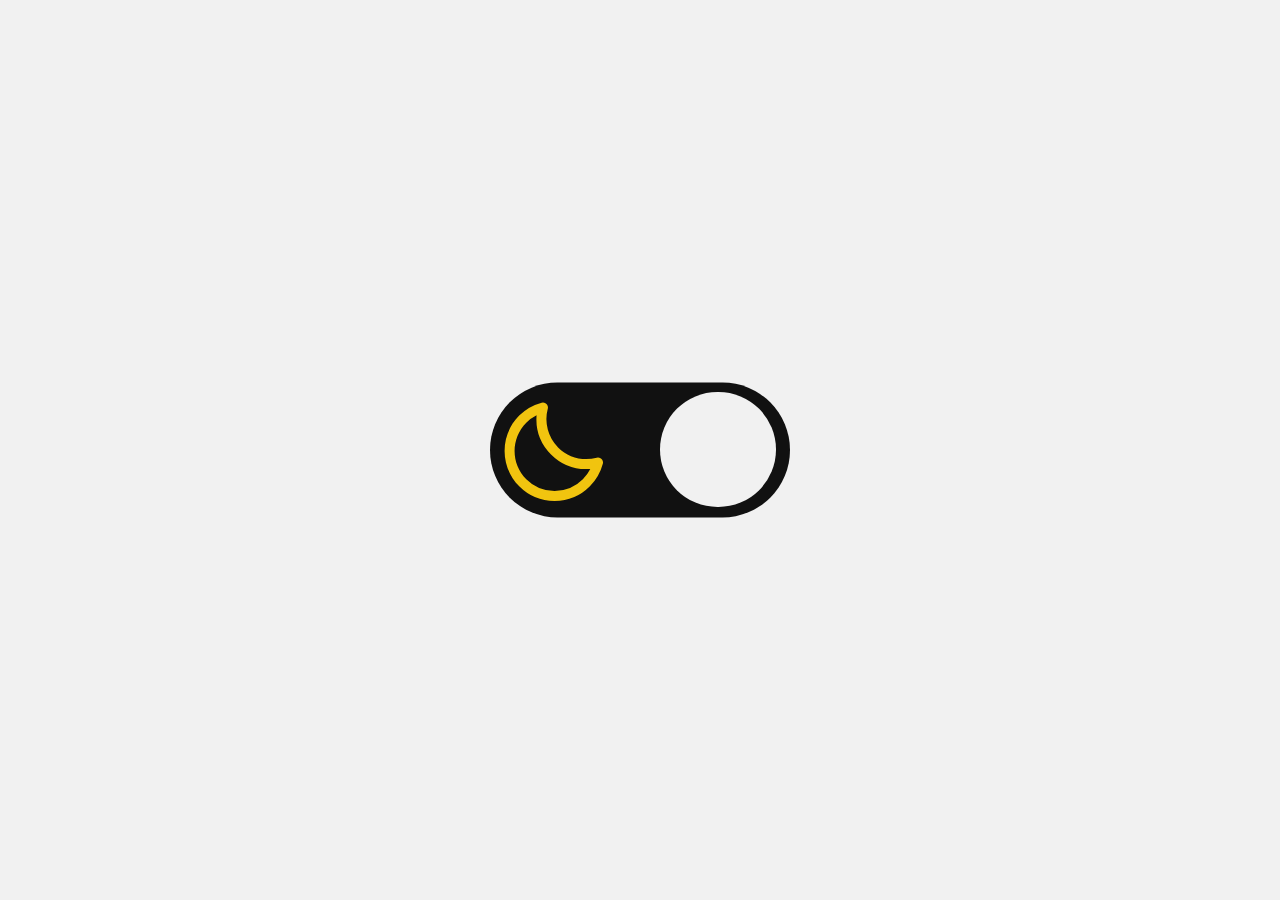
<file: desafio-themeswitcher/index.html>
<!DOCTYPE html>
<html lang="pt-br">
<head>
    <meta charset="UTF-8">
    <meta http-equiv="X-UA-Compatible" content="IE=edge">
    <meta name="viewport" content="width=device-width, initial-scale=1.0">
    <link rel="stylesheet" href="style.css">
    <link rel="shortcut icon" href="./favicon/favicon.ico" type="image/x-icon">
    <title>Desafio: Theme Switcher</title>
</head>
<body>
    <div id="centro">
        <img class="moon" src="./moon.svg" alt="lua">
        <img class="sun" src="./sun.svg" alt="sol">
        <p class="ball"></p>
    </did>
    <script src="script.js"></script>
</body>
</html>
</file>
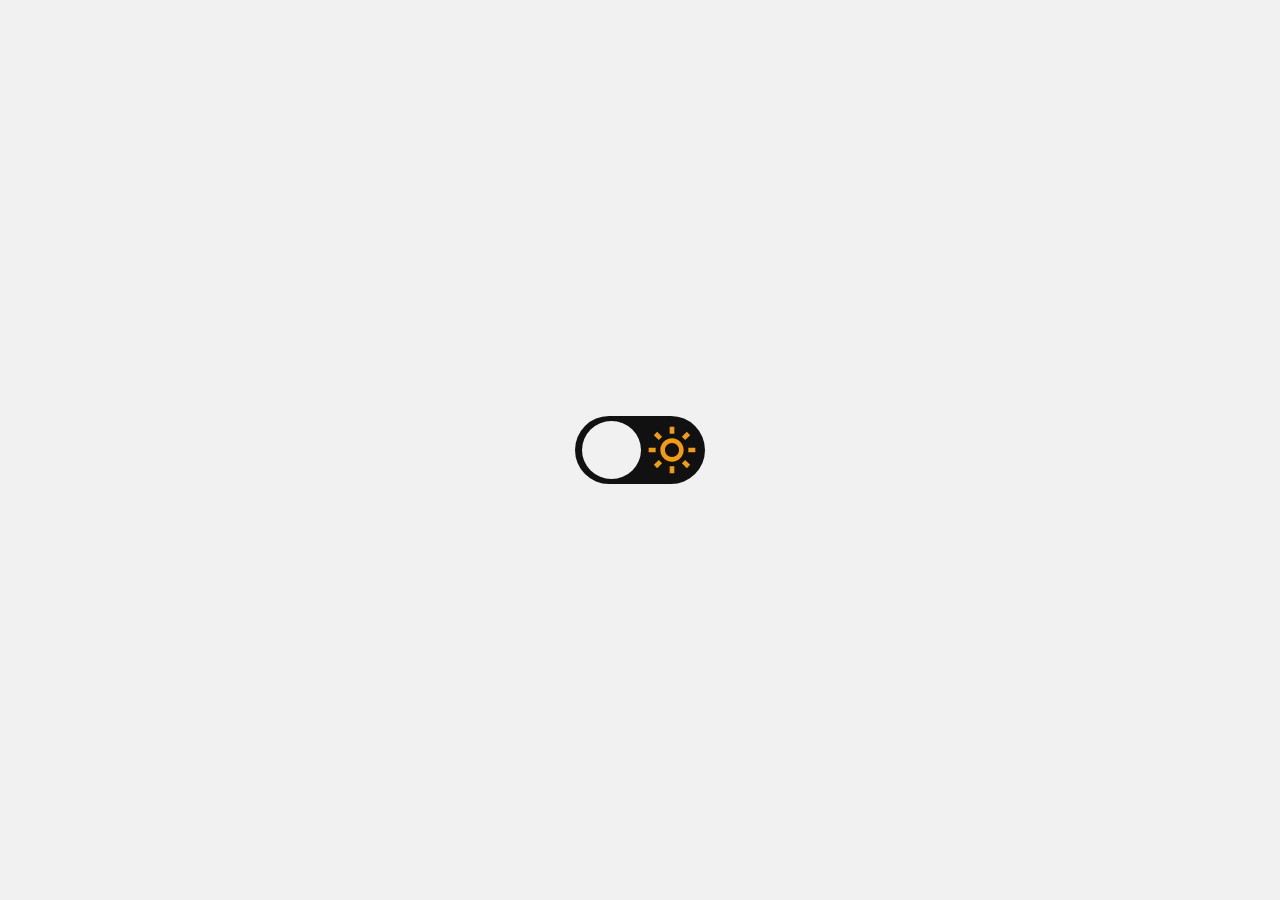
<file: desafio/index.html>
<!DOCTYPE html>
<html lang="pt-br">
<head>
    <meta charset="UTF-8">
    <meta http-equiv="X-UA-Compatible" content="IE=edge">
    <meta name="viewport" content="width=device-width, initial-scale=1.0">
    <link rel="shortcut icon" href="./favicon/favicon.ico" type="image/x-icon">
    <link rel="stylesheet" href="style.css">
    <title>Desafio-ThemesWitcher</title>
</head>
<body>
    <label class="container" for="chk">
        <input type="checkbox" class="checkbox" id="chk">
        <span class="ball"></span>
    <img class="moon" src="./moon.svg" alt="lua">
    <img class="sun" src="./sun.svg" alt="sol">
  </label>
  <script src="./script.js"></script>
</body>
</html>
</file>
<file: desafio-themeswitcher/style.css>
@charset "UTF-8";
:root {
	--dark: #292C35;
	--light: #F1F1F1;
	--label: #111;
}
 
body {
    background-color: var(--light);
}

#centro {
    background-color: var(--label);
    position: absolute;
    border-radius:  80px 80px 80px 80px;
    height: 135px;
    width: 300px;
    left: 50%;
    top: 50%;
    transform: translate(-50%, -50%);
}
.ball {
    background-color: var(--light);
    position: relative;
    border-radius: 80px 80px 80px 80px;
    height: 115px;
    width: 116px;
    left: 76%;
    top: 38%;
    transform: translate(-50%, -50%);
    cursor: pointer;
    transition-duration: .5s;

}

.moon {
    position: absolute;
    border-radius: 80px 80px 80px 80px;
    height: 120px;
    width: 120px;
    left: 21%;
    top: 52%;
    transform: translate(-50%, -50%);

}

.sun {
    position: absolute;
    border-radius: 80px 80px 80px 80px;
    height: 120px;
    width: 120px;
    left: 78%;
    top: 52%;
    transform: translate(-50%, -50%);
}
</file>
<file: desafio/style.css>
@charset "UTF-8";
:root {
    --dark: #292C35;
	--light: #F1F1F1;
	--label: #111;
}

* {
    margin: 0;
    padding: 0;
    border: 0;
    box-sizing: border-box;
}

body {
    background-color: var(--light);
    display: flex;
    align-items: center;
    justify-content: center;
}

body.dark {
    background-color: var(--dark);
}

.container {
    background-color: var(--label);
    position: absolute;
    border-radius: 50px;
    display: flex;
    align-items: center;
    height: 68px;
    width: 130px;
    left: 50%;
    top: 50%;
    transform: translate(-50%, -50%);
}
.container input {
    opacity: 0;
    position: absolute;
}

.ball {
    background-color: var(--light);
    position: absolute;
    border-radius:  50%;
    height: 58px;
    width: 59px;
    left: 5%;
    top: 8%;
    cursor: pointer;
    transition: .4s;
}

input:checked + .ball{
    transform: translateX(56px);
  }

.moon{
    border-radius: 50%;
    height: 70px;
    width: 56px;
    margin-left: 5%;
}

.sun {
    border-radius: 50%;
    height: 70px;
    width: 56px;
    margin-left: 5%;
}
</file>
